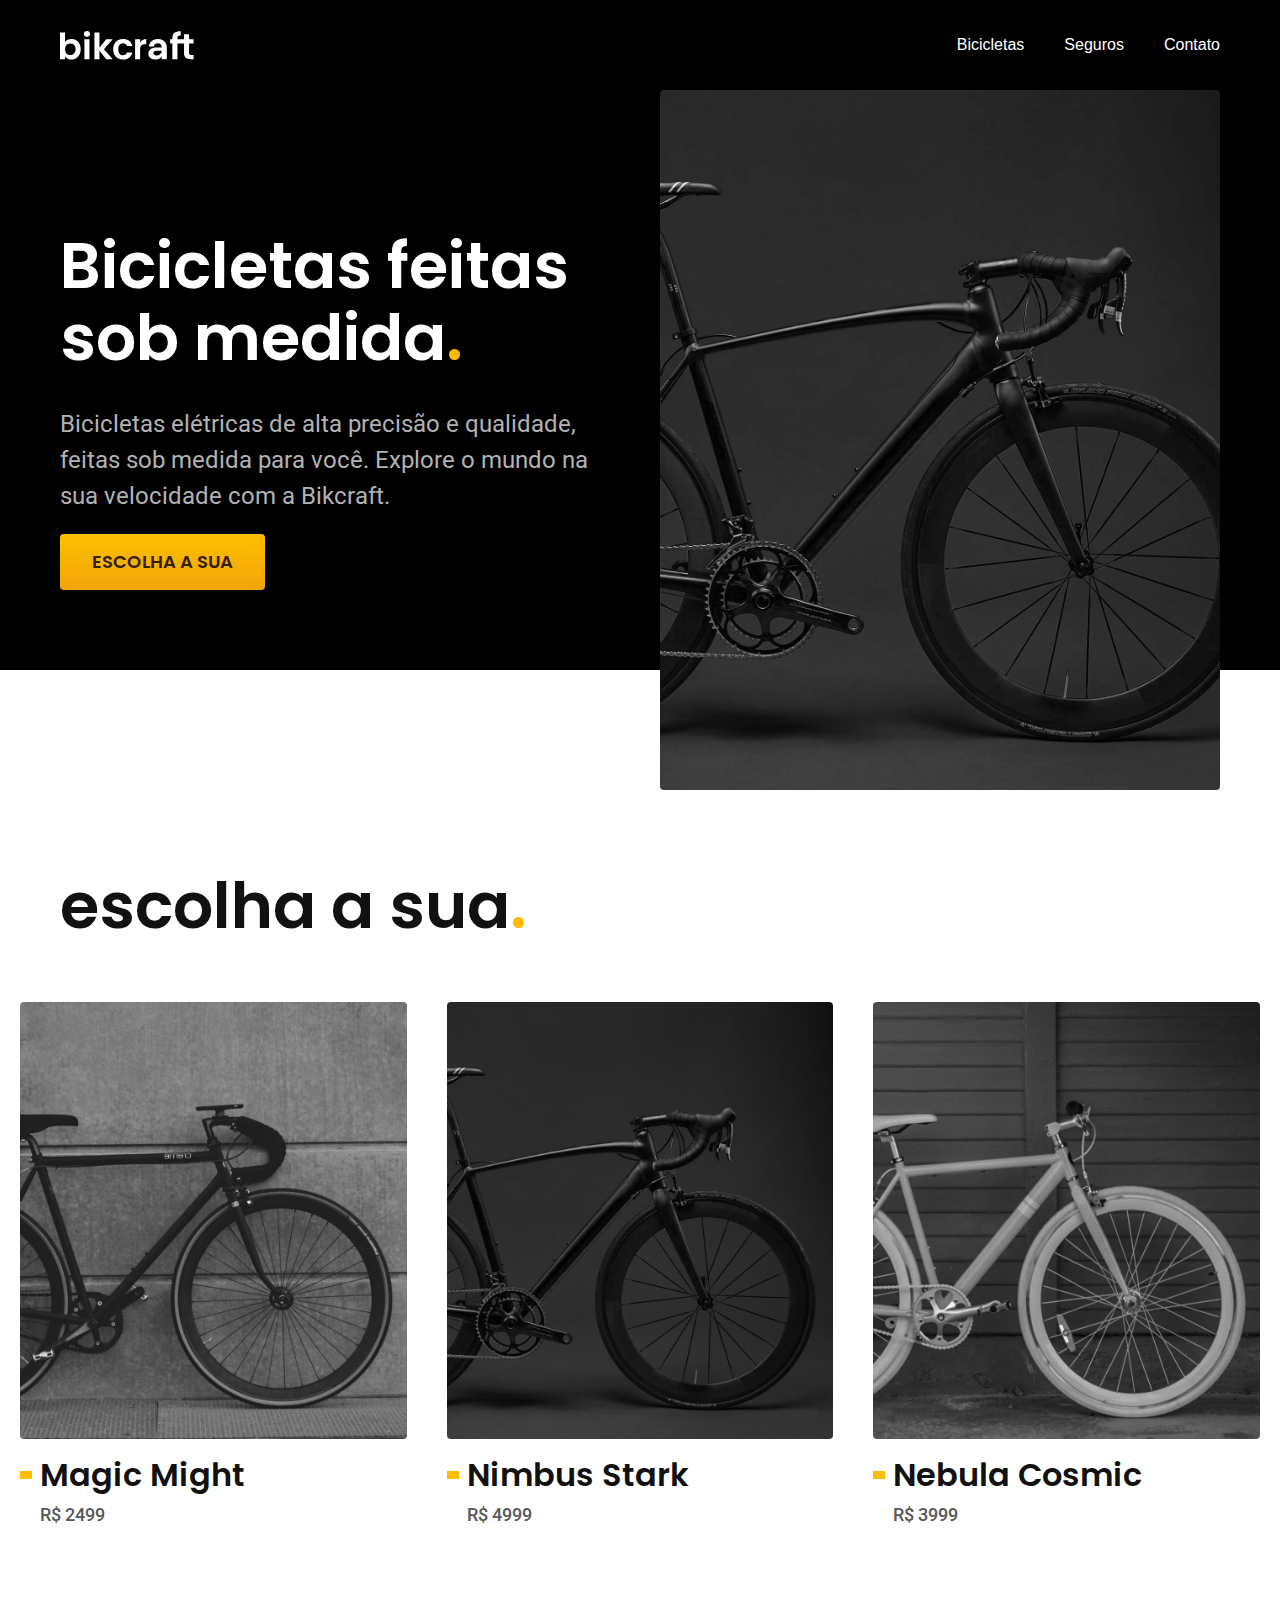
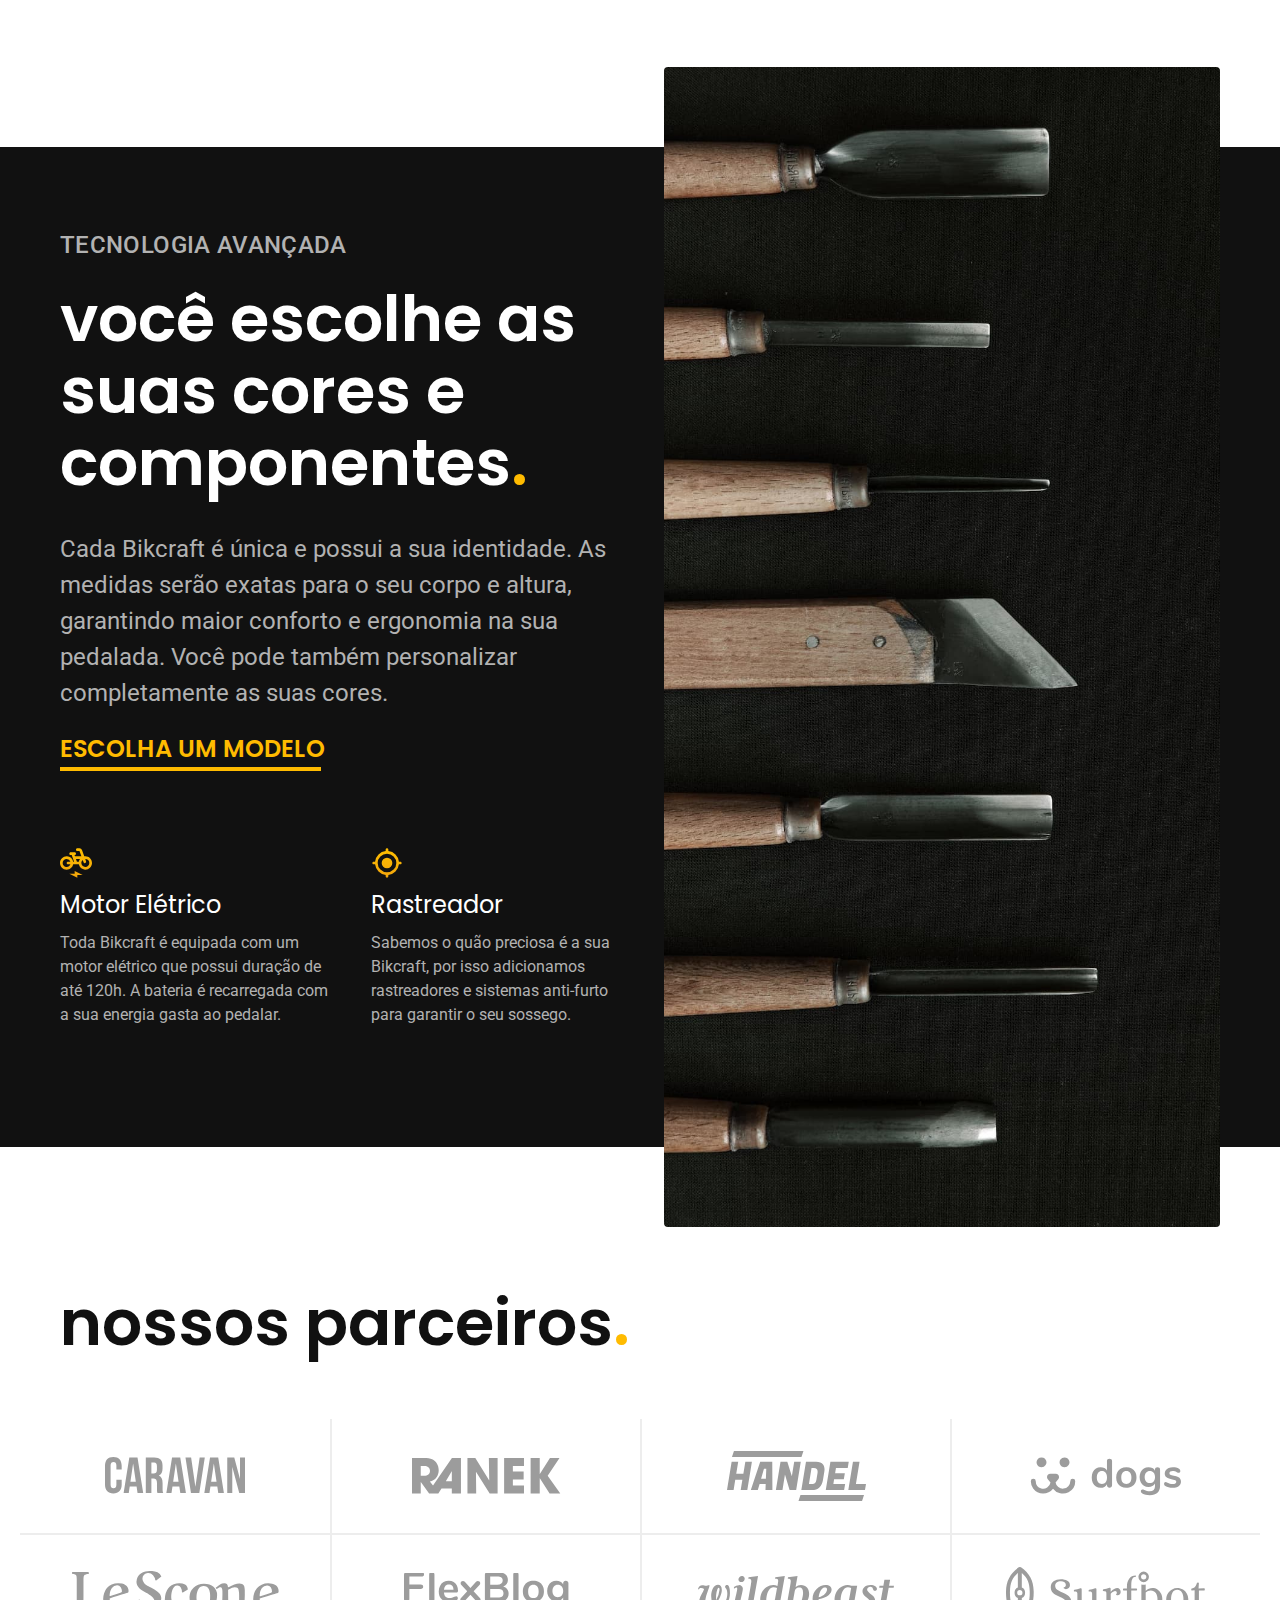
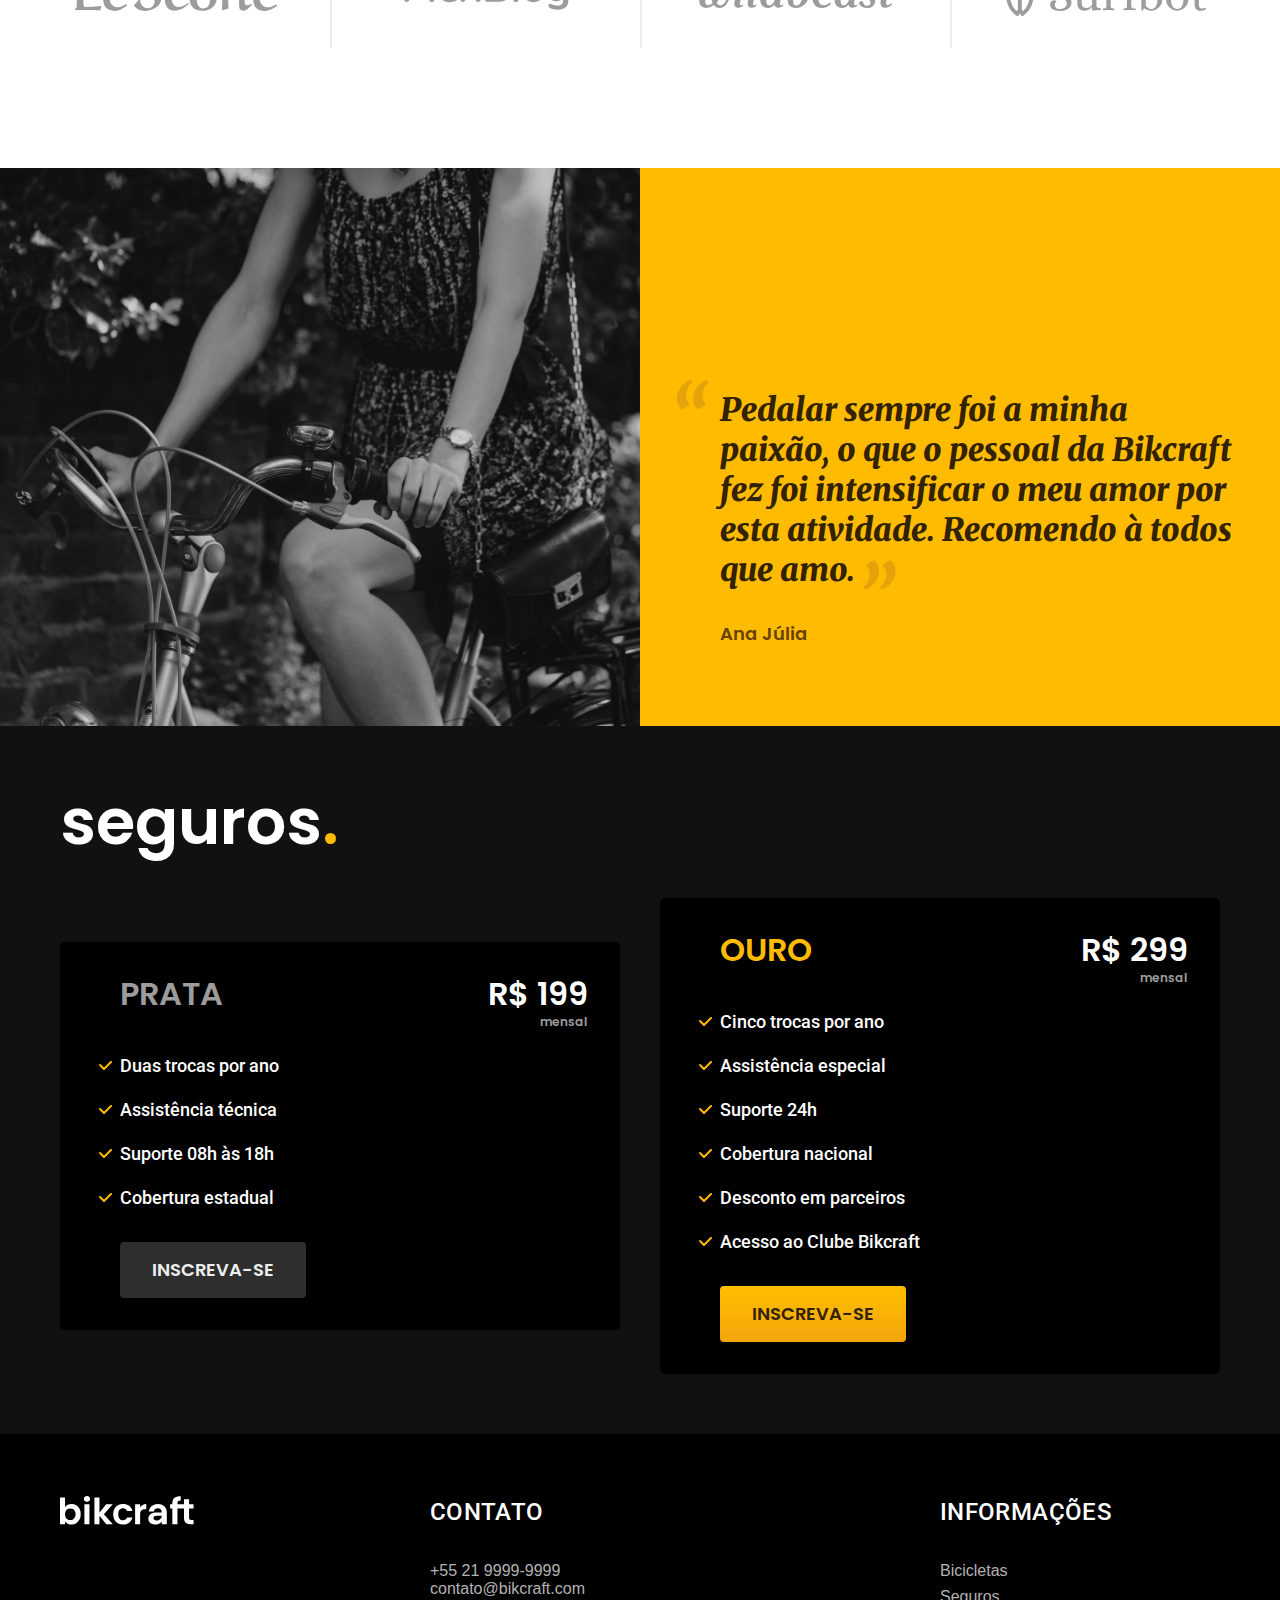
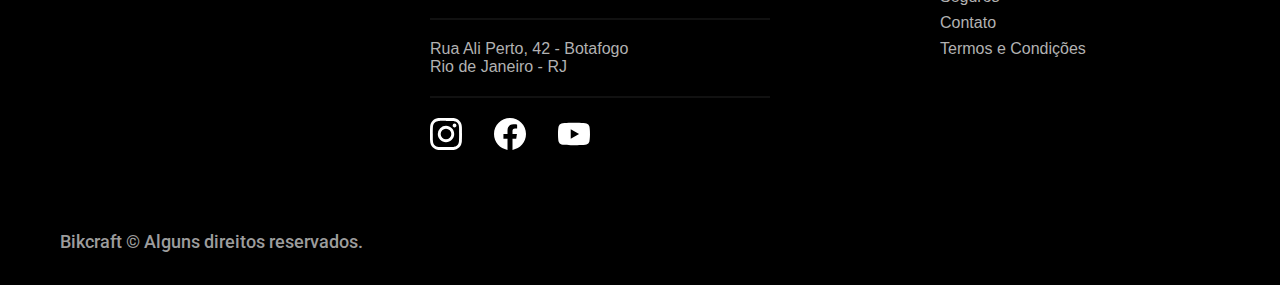
<file: index.html>
<!DOCTYPE html>

<html>

<head>
  <meta charset="UTF-8">
  <meta name="viewport" content="width=device-width, initial-scale=1.0">
  <title>Bikcraft - Bicicletas Elétricas</title>
  <meta name="descrition" content="Bicicletas elétricas de alta precisão e qualidade,  feitas sob medida para o cliente. Explore o mundo na sua velocidade com a Bikcraft.">
  <link rel="stylesheet" href="./css/style.css">

  <link rel="stylesheet" href="./css/style.css">

  <link rel="preconnect" href="https://fonts.googleapis.com">
  <link rel="preconnect" href="https://fonts.gstatic.com" crossorigin>
  <link href="https://fonts.googleapis.com/css2?family=Merriweather:ital,wght@1,900&family=Poppins:wght@400;600&family=Roboto:wght@500&display=swap" rel="stylesheet">
</head>

<body>
  <header class="header-bg">
    <div class="header">
      <a href="./">
        <img src="./img/bikcraft.svg" alt="Bikcraft">
      </a>

      <nav aria-label="primaria">
        <ul class="header-menu font-1-m cor-0">
          <li><a href="./bicicletas.html">Bicicletas</a></li>
          <li><a href="./seguros.html">Seguros</a></li>
          <li><a href="./contato.html">Contato</a></li>
        </ul>
      </nav>
    </div>
  </header>

  <main class="introducao-bg">
    <div class="introducao container">
      <div class="introducao-conteudo">
        <h1 class="font-1-xxl cor-0">Bicicletas feitas sob medida<span class="cor-p1">.</span></h1>
        <p class="font-2-l cor-5">Bicicletas elétricas de alta precisão e qualidade, feitas sob medida para você. Explore o mundo na sua velocidade com a Bikcraft.</p>
        <a class="botao" href="./bicicletas.html">Escolha a sua</a>
      </div>
      <div>
        <img src="./img/fotos/introducao.jpg" alt="Bicicleta elétrica preta.">
      </div>
    </div>
  </main>

  <article>
    <div class="container">
      <h2 class="font-1-xxl bicicletas-titulo">escolha a sua<span class="cor-p1">.</span></h2>
    </div>

    <ul class="lista-home">
      <li>
        <a href="./">
          <img src="./img/bicicletas/magic-home.jpg" alt="Bicicleta Magic Might">
          <h3 class="font-1-xl">Magic Might</h3>
          <span class="font-2-m cor-8">R$ 2499</span>
        </a>
      </li>
      <li>
        <a href="./">
          <img src="./img/bicicletas/nimbus-home.jpg" alt="Bicicleta Magic Might">
          <h3 class="font-1-xl">Nimbus Stark</h3>
          <span class="font-2-m cor-8">R$ 4999</span>
        </a>
      </li>
      <li>
        <a href="./">
          <img src="./img/bicicletas/nebula-home.jpg" alt="Bicicleta Magic Might">
          <h3 class="font-1-xl">Nebula Cosmic</h3>
          <span class="font-2-m cor-8">R$ 3999</span>
        </a>
      </li>
    </ul>
  </article>

  <article class="tecnologias-bg">
    <div class="tecnologias-div container">
      <div class="tecnologias-descricao">
        <h3 class="font-2-l-b cor-5">Tecnologia avançada</h3>
        <h2 class="font-1-xxl cor-0">você escolhe as suas cores e componentes<span class="cor-p1">.</span></h2>
        <p class="font-2-l cor-5">Cada Bikcraft é única e possui a sua identidade. As medidas serão exatas para o seu corpo e altura, garantindo maior conforto e ergonomia na sua pedalada. Você pode também personalizar completamente as suas cores.</p>
        <a href="./"><span class="tecnologias-descricao-span cor-p1">Escolha um modelo</span></a>

        <div>
          <ul class="tecnologias-detalhes">
            <li>
              <img src="./img/icones/eletrica.svg" alt="">
              <h4 class="font-1-s cor-0">Motor Elétrico</h4>
              <p class="font-2-s cor-5">Toda Bikcraft é equipada com um motor elétrico que possui duração de até 120h. A bateria é recarregada com a sua energia gasta ao pedalar.</p>
            </li>
            <li>
              <img src="./img/icones/rastreador.svg" alt="">
              <h4 class="font-1-s cor-0">Rastreador</h4>
              <p class="font-2-s cor-5">Sabemos o quão preciosa é a sua Bikcraft, por isso adicionamos rastreadores e sistemas anti-furto para garantir o seu sossego.</p>
            </li>
          </ul>
        </div>
      </div>

      <div class="tecnologias-imagem">
        <img src="./img/fotos/tecnologia.jpg" alt="Ferramentas de customização">
      </div>
    </div>
  </article>

  <section class="parceiros" aria-label="Nossos Parceiros">
    <h2 class="container font-1-xxl">nossos parceiros<span class="cor-p1">.</span></h2>

    <ul>
      <li><img src="./img/parceiros/caravan.svg" alt="caravan"></li>
      <li><img src="./img/parceiros/ranek.svg" alt="ranek"></li>
      <li><img src="./img/parceiros/handel.svg" alt="handel"></li>
      <li><img src="./img/parceiros/dogs.svg" alt="dogs"></li>
      <li><img src="./img/parceiros/lescone.svg" alt="lescone"></li>
      <li><img src="./img/parceiros/flexblog.svg" alt="flexblog"></li>
      <li><img src="./img/parceiros/wildbeast.svg" alt="wildbeast"></li>
      <li><img src="./img/parceiros/surfbot.svg" alt="surfbot"></li>
    </ul>
  </section>

  <section class="depoimento" aria-label="Depoimento">
    <div>
      <img src="./img/fotos/depoimento.jpg" alt="Pessoa pedalando uma bicicleta Bikcraft">
    </div>
    <div class="depoimento-conteudo">
      <blockquote class="font-1-xl cor-p5">
        <p>Pedalar sempre foi a minha paixão, o que o pessoal da Bikcraft fez foi intensificar o meu amor por esta atividade. Recomendo à todos que amo.</p>
      </blockquote>
      <span class="font-1-mb cor-p4">Ana Júlia</span>
    </div>
  </section>

  <article class="seguros-bg">
    <div class="seguros container">
      <h2 class="font-1-xxl cor-0">seguros<span class="cor-p1">.</span></h2>
      <div class="seguros-item">
        <h3 class="font-1-xl cor-6">PRATA</h3>
        <span class="font-1-xl cor-0">R$ 199 <span class="font-1-xs cor-6">mensal</span></span>
        <ul class="font-2-m cor-0">
          <li>Duas trocas por ano</li>
          <li>Assistência técnica</li>
          <li>Suporte 08h às 18h</li>
          <li>Cobertura estadual</li>
        </ul>
        <a class="botao secundario" href="./orcamento.html">Inscreva-se</a>
      </div>

      <div class="seguros-item">
        <h3 class="font-1-xl cor-p1">OURO</h3>
        <span class="font-1-xl cor-0">R$ 299 <span class="font-1-xs cor-6">mensal</span></span>
        <ul class="font-2-m cor-0">
          <li>Cinco trocas por ano</li>
          <li>Assistência especial</li>
          <li>Suporte 24h</li>
          <li>Cobertura nacional</li>
          <li>Desconto em parceiros</li>
          <li>Acesso ao Clube Bikcraft</li>
        </ul>
        <a class="botao" href="./orcamento.html">Inscreva-se</a>
      </div>
    </div>
  </article>

  <footer class="footer-bg">
    <div class="footer container">
      <div class="footer-logo">
        <a href="./"><img src="./img/bikcraft.svg" alt="Bikcraft"></a>
      </div>

      <div class="footer-contato">
        <h3 class="font-2-l-b  cor-0">CONTATO</h3>

        <ul class="font-1-m cor-5">
          <li><a href="tel:+5521999999999">+55 21 9999-9999</a></li>
          <li><a href="mailto:contato@bikcraft.com">contato@bikcraft.com</a></li>
          <li>Rua Ali Perto, 42 - Botafogo</li>
          <li><a href="./">Rio de Janeiro - RJ</a></li>
        </ul>

        <div class="footer-redes">
          <a href="./"><img src="./img/redes/instagram.svg" alt="Instagram"></a>
          <a href="./"><img src="./img/redes/facebook.svg" alt="Facebook"></a>
          <a href="./"><img src="./img/redes/youtube.svg" alt="Youtube"></a>
        </div>
      </div>

      <div class="footer-informacoes">
        <h3 class="font-2-l-b cor-0">INFORMAÇÕES</h3>
        <ul class="font-1-m cor-5">
          <li><a href="./bicicletas.html">Bicicletas</a></li>
          <li><a href="./seguros.html">Seguros</a></li>
          <li><a href="./">Contato</a></li>
          <li><a href="./termos.html">Termos e Condições</a></li>
        </ul>
      </div>

      <p class="footer-copyrigth font-2-m cor-6">Bikcraft © Alguns direitos reservados.</p>
    </div>
  </footer>
</body>

</html>
</file>
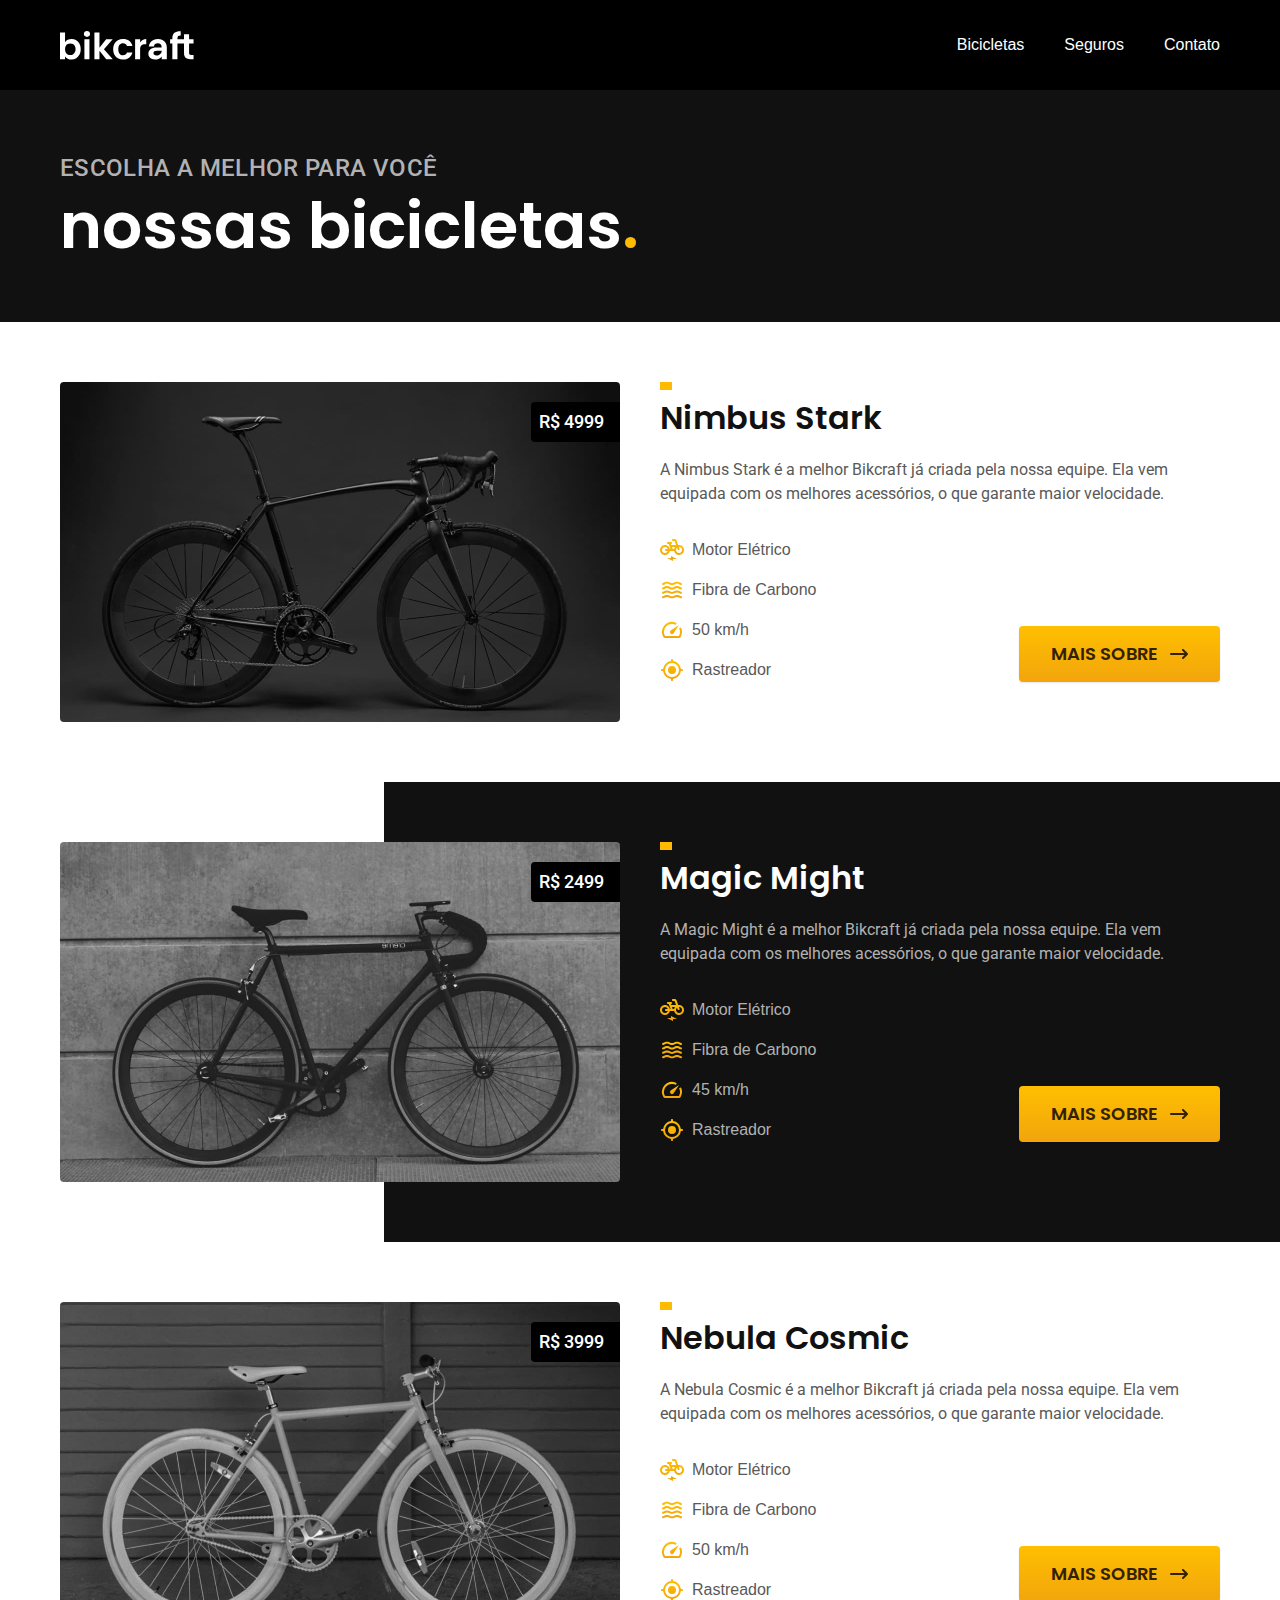
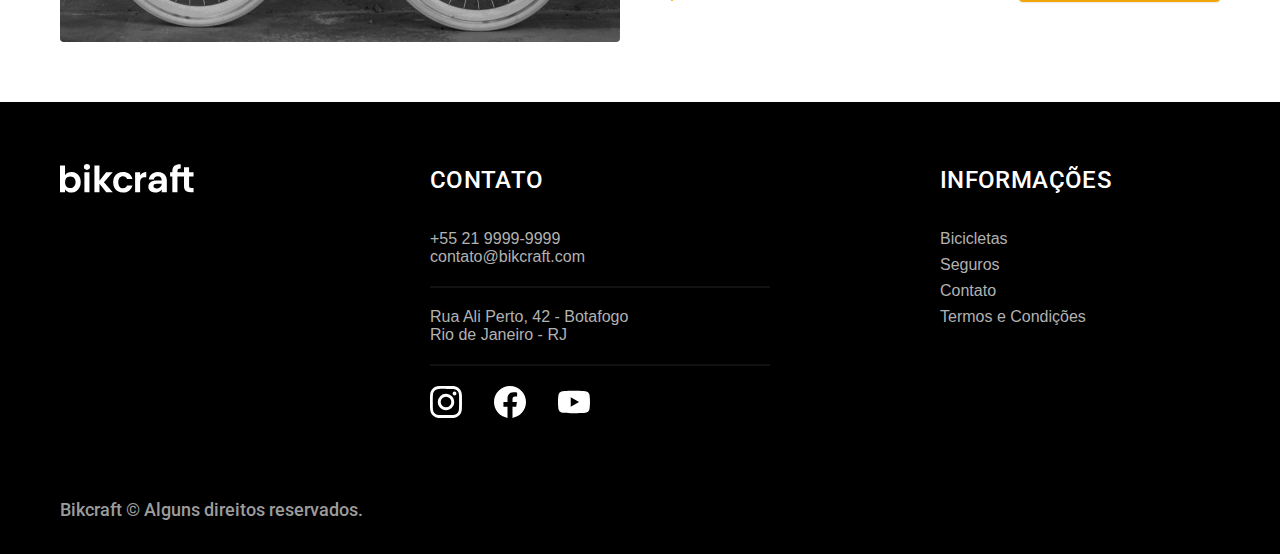
<file: bicicletas.html>
<!DOCTYPE html>

<html>

<head>
  <meta charset="UTF-8">
  <meta name="viewport" content="width=device-width, initial-scale=1.0">
  <title>Bicicletas | Bikcraft</title>
  <meta name="descrition" content="Nossas Bicicletas">
  <link rel="stylesheet" href="./css/style.css">

  <link rel="stylesheet" href="./css/style.css">

  <link rel="preconnect" href="https://fonts.googleapis.com">
  <link rel="preconnect" href="https://fonts.gstatic.com" crossorigin>
  <link href="https://fonts.googleapis.com/css2?family=Merriweather:ital,wght@1,900&family=Poppins:wght@400;600&family=Roboto:wght@500&display=swap" rel="stylesheet">
</head>

<body>
  <header class="header-bg">
    <div class="header">
      <a href="./">
        <img src="./img/bikcraft.svg" alt="Bikcraft">
      </a>

      <nav aria-label="primaria">
        <ul class="header-menu font-1-m cor-0">
          <li><a href="./bicicletas.html">Bicicletas</a></li>
          <li><a href="./seguros.html">Seguros</a></li>
          <li><a href="./contato.html">Contato</a></li>
        </ul>
      </nav>
    </div>
  </header>

  <main>
    <div class="titulo-bg">
      <div class="titulo container">
        <p class="font-2-l-b cor-5">Escolha a melhor para você</p>
        <h1 class="font-1-xxl cor-0">nossas bicicletas<span class="cor-p1">.</span></h1>
      </div>
    </div>

    <div class="bicicletas container">
      <div class="bicicletas-imagem">
        <img src="./img/bicicletas/nimbus.jpg" alt="Bicicleta preta">
        <span class="font-2-m cor-0">R$ 4999</span>
      </div>
      <div class="bicicletas-conteudo">
        <h2 class="font-1-xl">Nimbus Stark</h2>
        <p class="font-2-s cor-8">A Nimbus Stark é a melhor Bikcraft já criada pela nossa equipe. Ela vem equipada com os melhores acessórios, o que garante maior velocidade.</p>
        <ul class="font-1-m cor-8">
          <li>
            <img src="./img/icones/eletrica.svg" alt="">
            Motor Elétrico
          </li>
          <li>
            <img src="./img/icones/carbono.svg" alt="">
            Fibra de Carbono
          </li>
          <li>
            <img src="./img/icones/velocidade.svg" alt="">
            50 km/h
          </li>
          <li>
            <img src="./img/icones/rastreador.svg" alt="">
            Rastreador
          </li>
        </ul>
        <a class="botao seta" href="./bicicletas/nimbus.html">Mais Sobre</a>
      </div>
    </div>

    <div class="bicicletas-bg">
      <div class="bicicletas container">
        <div class="bicicletas-imagem">
          <img src="./img/bicicletas/magic.jpg" alt="Bicicleta preta">
          <span class="font-2-m cor-0">R$ 2499</span>
        </div>
        <div class="bicicletas-conteudo">
          <h2 class="font-1-xl cor-0">Magic Might</h2>
          <p class="font-2-s cor-5">A Magic Might é a melhor Bikcraft já criada pela nossa equipe. Ela vem equipada com os melhores acessórios, o que garante maior velocidade.</p>
          <ul class="font-1-m cor-5">
            <li>
              <img src="./img/icones/eletrica.svg" alt="">
              Motor Elétrico
            </li>
            <li>
              <img src="./img/icones/carbono.svg" alt="">
              Fibra de Carbono
            </li>
            <li>
              <img src="./img/icones/velocidade.svg" alt="">
              45 km/h
            </li>
            <li>
              <img src="./img/icones/rastreador.svg" alt="">
              Rastreador
            </li>
          </ul>
          <a class="botao seta" href="./bicicletas/magic.html">Mais Sobre</a>
        </div>
      </div>
    </div>

    <div class="bicicletas container">
      <div class="bicicletas-imagem">
        <img src="./img/bicicletas/nebula.jpg" alt="Bicicleta preta">
        <span class="font-2-m cor-0">R$ 3999</span>
      </div>
      <div class="bicicletas-conteudo">
        <h2 class="font-1-xl">Nebula Cosmic</h2>
        <p class="font-2-s cor-8">A Nebula Cosmic é a melhor Bikcraft já criada pela nossa equipe. Ela vem equipada com os melhores acessórios, o que garante maior velocidade.</p>
        <ul class="font-1-m cor-8">
          <li>
            <img src="./img/icones/eletrica.svg" alt="">
            Motor Elétrico
          </li>
          <li>
            <img src="./img/icones/carbono.svg" alt="">
            Fibra de Carbono
          </li>
          <li>
            <img src="./img/icones/velocidade.svg" alt="">
            50 km/h
          </li>
          <li>
            <img src="./img/icones/rastreador.svg" alt="">
            Rastreador
          </li>
        </ul>
        <a class="botao seta" href="./bicicletas/nebula.html">Mais Sobre</a>
      </div>
    </div>

  </main>

  <footer class="footer-bg">
    <div class="footer container">
      <div class="footer-logo">
        <a href="./"><img src="./img/bikcraft.svg" alt="Bikcraft"></a>
      </div>

      <div class="footer-contato">
        <h3 class="font-2-l-b  cor-0">CONTATO</h3>

        <ul class="font-1-m cor-5">
          <li><a href="tel:+5521999999999">+55 21 9999-9999</a></li>
          <li><a href="mailto:contato@bikcraft.com">contato@bikcraft.com</a></li>
          <li>Rua Ali Perto, 42 - Botafogo</li>
          <li><a href="./">Rio de Janeiro - RJ</a></li>
        </ul>

        <div class="footer-redes">
          <a href="./"><img src="./img/redes/instagram.svg" alt="Instagram"></a>
          <a href="./"><img src="./img/redes/facebook.svg" alt="Facebook"></a>
          <a href="./"><img src="./img/redes/youtube.svg" alt="Youtube"></a>
        </div>
      </div>

      <div class="footer-informacoes">
        <h3 class="font-2-l-b cor-0">INFORMAÇÕES</h3>
        <ul class="font-1-m cor-5">
          <li><a href="./bicicletas.html">Bicicletas</a></li>
          <li><a href="./seguros.html">Seguros</a></li>
          <li><a href="./">Contato</a></li>
          <li><a href="./termos.html">Termos e Condições</a></li>
        </ul>
      </div>

      <p class="footer-copyrigth font-2-m cor-6">Bikcraft © Alguns direitos reservados.</p>
    </div>
  </footer>
</body>

</html>
</file>
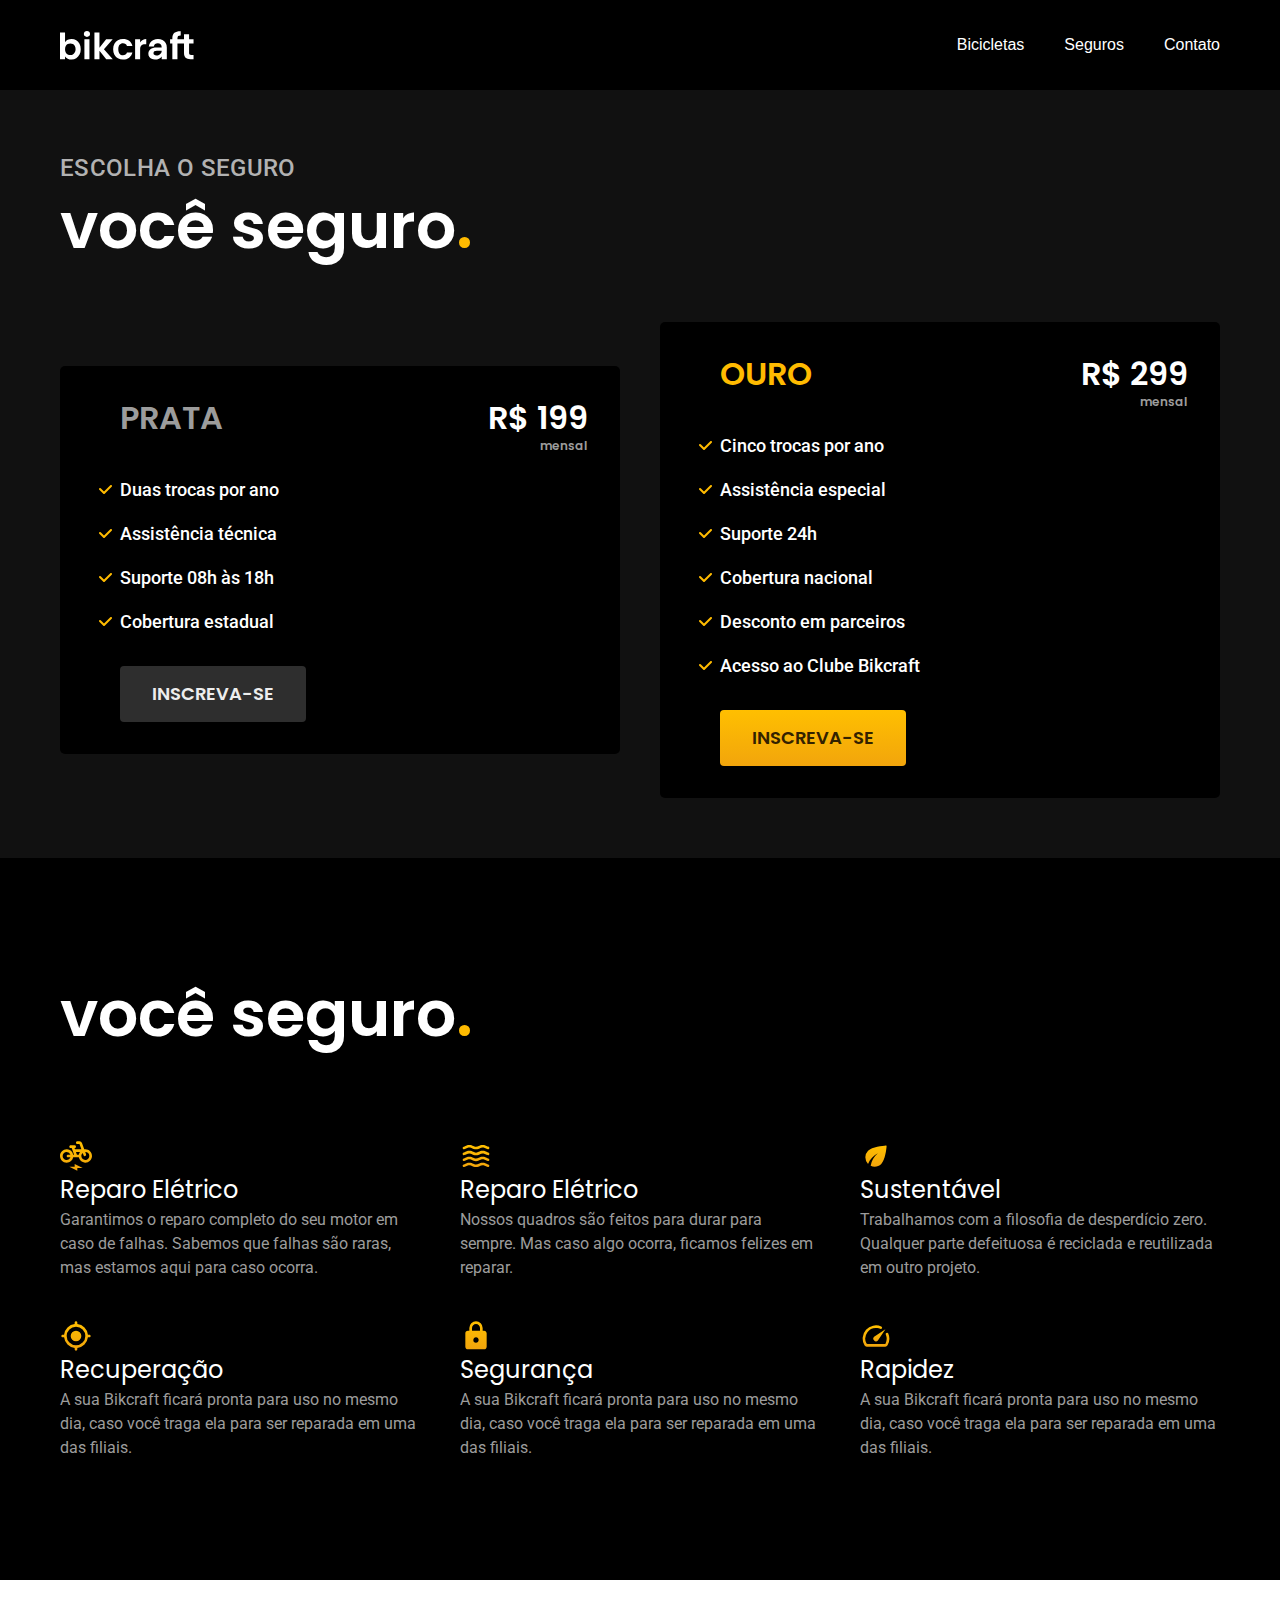
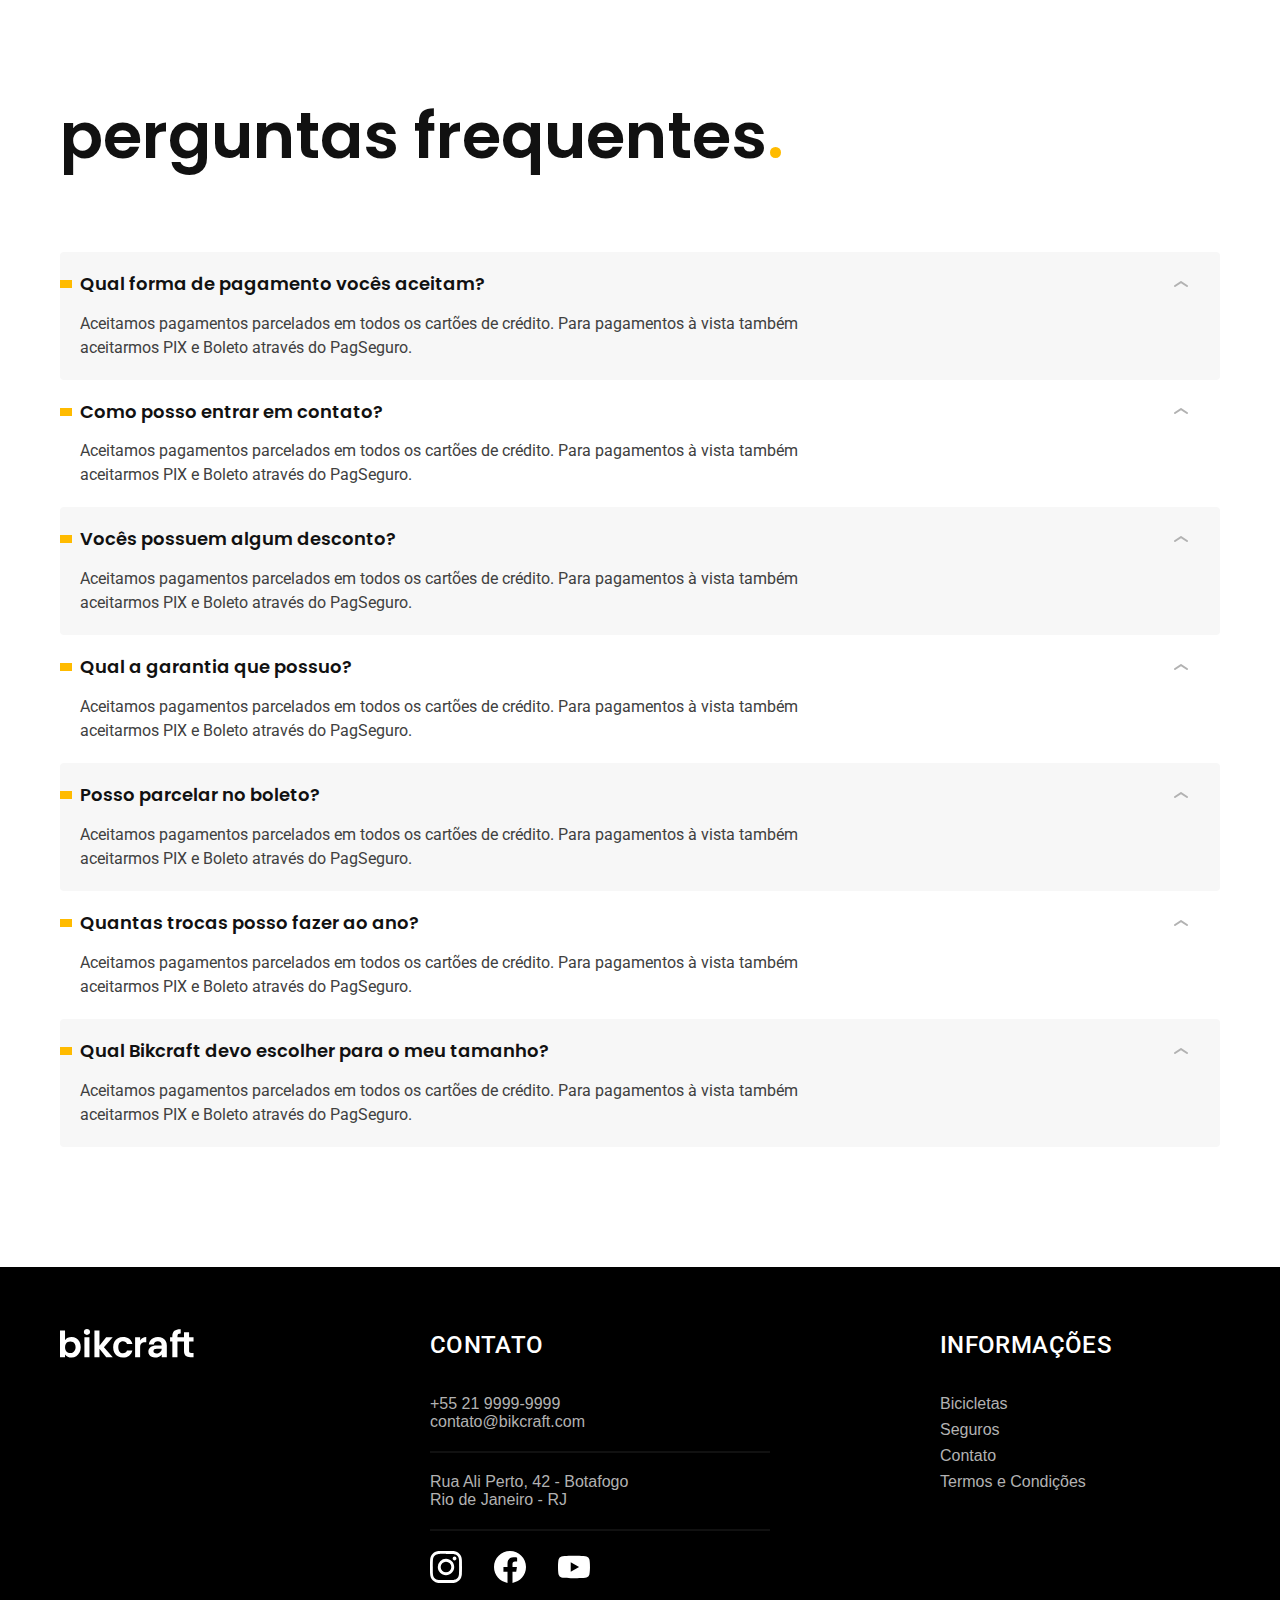
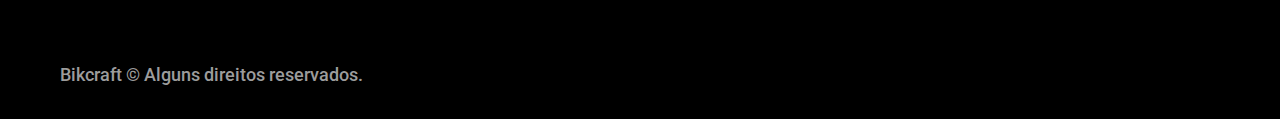
<file: seguros.html>
<!DOCTYPE html>

<html>

<head>
  <meta charset="UTF-8">
  <meta name="viewport" content="width=device-width, initial-scale=1.0">
  <title>Seguros | Bikcraft</title>
  <meta name="descrition" content="Seguros">
  <link rel="stylesheet" href="./css/style.css">

  <link rel="stylesheet" href="./css/style.css">

  <link rel="preconnect" href="https://fonts.googleapis.com">
  <link rel="preconnect" href="https://fonts.gstatic.com" crossorigin>
  <link href="https://fonts.googleapis.com/css2?family=Merriweather:ital,wght@1,900&family=Poppins:wght@400;600&family=Roboto:wght@500&display=swap" rel="stylesheet">
</head>

<body id="seguros">
  <header class="header-bg">
    <div class="header">
      <a href="./">
        <img src="./img/bikcraft.svg" alt="Bikcraft">
      </a>

      <nav aria-label="primaria">
        <ul class="header-menu font-1-m cor-0">
          <li><a href="./bicicletas.html">Bicicletas</a></li>
          <li><a href="./seguros.html">Seguros</a></li>
          <li><a href="./contato.html">Contato</a></li>
        </ul>
      </nav>
    </div>
  </header>

  <main class="seguros-bg">
    <div class="titulo-bg">
      <div class="titulo container">
        <p class="font-2-l-b cor-5">Escolha o seguro</p>
        <h1 class="font-1-xxl cor-0">você seguro<span class="cor-p1">.</span></h1>
      </div>
    </div>

    <div class="seguros container">
      <div class="seguros-item">
        <h3 class="font-1-xl cor-6">PRATA</h3>
        <span class="font-1-xl cor-0">R$ 199 <span class="font-1-xs cor-6">mensal</span></span>
        <ul class="font-2-m cor-0">
          <li>Duas trocas por ano</li>
          <li>Assistência técnica</li>
          <li>Suporte 08h às 18h</li>
          <li>Cobertura estadual</li>
        </ul>
        <a class="botao secundario" href="./orcamento.html">Inscreva-se</a>
      </div>

      <div class="seguros-item">
        <h3 class="font-1-xl cor-p1">OURO</h3>
        <span class="font-1-xl cor-0">R$ 299 <span class="font-1-xs cor-6">mensal</span></span>
        <ul class="font-2-m cor-0">
          <li>Cinco trocas por ano</li>
          <li>Assistência especial</li>
          <li>Suporte 24h</li>
          <li>Cobertura nacional</li>
          <li>Desconto em parceiros</li>
          <li>Acesso ao Clube Bikcraft</li>
        </ul>
        <a class="botao" href="./orcamento.html">Inscreva-se</a>
      </div>
    </div>
  </main>

  <article>
    <div class="vantagens-bg">
      <div class="titulo container">
        <h2 class="font-1-xxl cor-0">você seguro<span class="cor-p1">.</span></h2>
      </div>

      <ul class="vantagens-conteudo container">
        <li>
          <img src="/img/icones/eletrica.svg" alt="">
          <h3 class="font-1-l cor-0">Reparo Elétrico</h3>
          <p class="font-2-s cor-6">Garantimos o reparo completo do seu motor em caso de falhas. Sabemos que falhas são raras, mas estamos aqui para caso ocorra.</p>
        </li>
        <li>
          <img src="/img/icones/carbono.svg" alt="">
          <h3 class="font-1-l cor-0">Reparo Elétrico</h3>
          <p class="font-2-s cor-6">Nossos quadros são feitos para durar para sempre. Mas caso algo ocorra, ficamos felizes em reparar.</p>
        </li>
        <li>
          <img src="/img/icones/sustentavel.svg" alt="">
          <h3 class="font-1-l cor-0">Sustentável</h3>
          <p class="font-2-s cor-6">Trabalhamos com a filosofia de desperdício zero. Qualquer parte defeituosa é reciclada e reutilizada em outro projeto.</p>
        </li>
        <li>
          <img src="/img/icones/rastreador.svg" alt="">
          <h3 class="font-1-l cor-0">Recuperação</h3>
          <p class="font-2-s cor-6">A sua Bikcraft ficará pronta para uso no mesmo dia, caso você traga ela para ser reparada em uma das filiais.</p>
        </li>
        <li>
          <img src="/img/icones/seguro.svg" alt="">
          <h3 class="font-1-l cor-0">Segurança</h3>
          <p class="font-2-s cor-6">A sua Bikcraft ficará pronta para uso no mesmo dia, caso você traga ela para ser reparada em uma das filiais.</p>
        </li>
        <li>
          <img src="/img/icones/velocidade.svg" alt="">
          <h3 class="font-1-l cor-0">Rapidez</h3>
          <p class="font-2-s cor-6">A sua Bikcraft ficará pronta para uso no mesmo dia, caso você traga ela para ser reparada em uma das filiais.</p>
        </li>
      </ul>
    </div>
  </article>

  <section>
    <div class="perguntas-bg">
      <div class="titulo container">
        <h2 class="font-1-xxl cor-11">perguntas frequentes<span class="cor-p1">.</span></h2>
      </div>

      <ul class="perguntas-lista container">
        <li>
          <h3 class="font-1-mb cor-11">Qual forma de pagamento vocês aceitam?</h3>
          <span><img src="/img/icones/seta-abrir.svg" alt=""></span>
          <p class="font-2-s cor-9">Aceitamos pagamentos parcelados em todos os cartões de crédito. Para pagamentos à vista também aceitarmos PIX e Boleto através do PagSeguro.</p>
        </li>
        <li>
          <h3 class="font-1-mb cor-11">Como posso entrar em contato?</h3>
          <span><img src="/img/icones/seta-abrir.svg" alt=""></span>
          <p class="font-2-s cor-9">Aceitamos pagamentos parcelados em todos os cartões de crédito. Para pagamentos à vista também aceitarmos PIX e Boleto através do PagSeguro.</p>
        </li>
        <li>
          <h3 class="font-1-mb cor-11">Vocês possuem algum desconto?</h3>
          <span><img src="/img/icones/seta-abrir.svg" alt=""></span>
          <p class="font-2-s cor-9">Aceitamos pagamentos parcelados em todos os cartões de crédito. Para pagamentos à vista também aceitarmos PIX e Boleto através do PagSeguro.</p>
        </li>
        <li>
          <h3 class="font-1-mb cor-11">Qual a garantia que possuo?</h3>
          <span><img src="/img/icones/seta-abrir.svg" alt=""></span>
          <p class="font-2-s cor-9">Aceitamos pagamentos parcelados em todos os cartões de crédito. Para pagamentos à vista também aceitarmos PIX e Boleto através do PagSeguro.</p>
        </li>
        <li>
          <h3 class="font-1-mb cor-11">Posso parcelar no boleto?</h3>
          <span><img src="/img/icones/seta-abrir.svg" alt=""></span>
          <p class="font-2-s cor-9">Aceitamos pagamentos parcelados em todos os cartões de crédito. Para pagamentos à vista também aceitarmos PIX e Boleto através do PagSeguro.</p>
        </li>
        <li>
          <h3 class="font-1-mb cor-11">Quantas trocas posso fazer ao ano?</h3>
          <span><img src="/img/icones/seta-abrir.svg" alt=""></span>
          <p class="font-2-s cor-9">Aceitamos pagamentos parcelados em todos os cartões de crédito. Para pagamentos à vista também aceitarmos PIX e Boleto através do PagSeguro.</p>
        </li>
        <li>
          <h3 class="font-1-mb cor-11">Qual Bikcraft devo escolher para o meu tamanho?</h3>
          <span><img src="/img/icones/seta-abrir.svg" alt=""></span>
          <p class="font-2-s cor-9">Aceitamos pagamentos parcelados em todos os cartões de crédito. Para pagamentos à vista também aceitarmos PIX e Boleto através do PagSeguro.</p>
        </li>
      </ul>
    </div>
  </section>

  <footer class="footer-bg">
    <div class="footer container">
      <div class="footer-logo">
        <a href="./"><img src="./img/bikcraft.svg" alt="Bikcraft"></a>
      </div>

      <div class="footer-contato">
        <h3 class="font-2-l-b  cor-0">CONTATO</h3>

        <ul class="font-1-m cor-5">
          <li><a href="tel:+5521999999999">+55 21 9999-9999</a></li>
          <li><a href="mailto:contato@bikcraft.com">contato@bikcraft.com</a></li>
          <li>Rua Ali Perto, 42 - Botafogo</li>
          <li><a href="./">Rio de Janeiro - RJ</a></li>
        </ul>

        <div class="footer-redes">
          <a href="./"><img src="./img/redes/instagram.svg" alt="Instagram"></a>
          <a href="./"><img src="./img/redes/facebook.svg" alt="Facebook"></a>
          <a href="./"><img src="./img/redes/youtube.svg" alt="Youtube"></a>
        </div>
      </div>

      <div class="footer-informacoes">
        <h3 class="font-2-l-b cor-0">INFORMAÇÕES</h3>
        <ul class="font-1-m cor-5">
          <li><a href="./bicicletas.html">Bicicletas</a></li>
          <li><a href="./seguros.html">Seguros</a></li>
          <li><a href="./">Contato</a></li>
          <li><a href="./termos.html">Termos e Condições</a></li>
        </ul>
      </div>

      <p class="footer-copyrigth font-2-m cor-6">Bikcraft © Alguns direitos reservados.</p>
    </div>
  </footer>
</body>

</html>
</file>
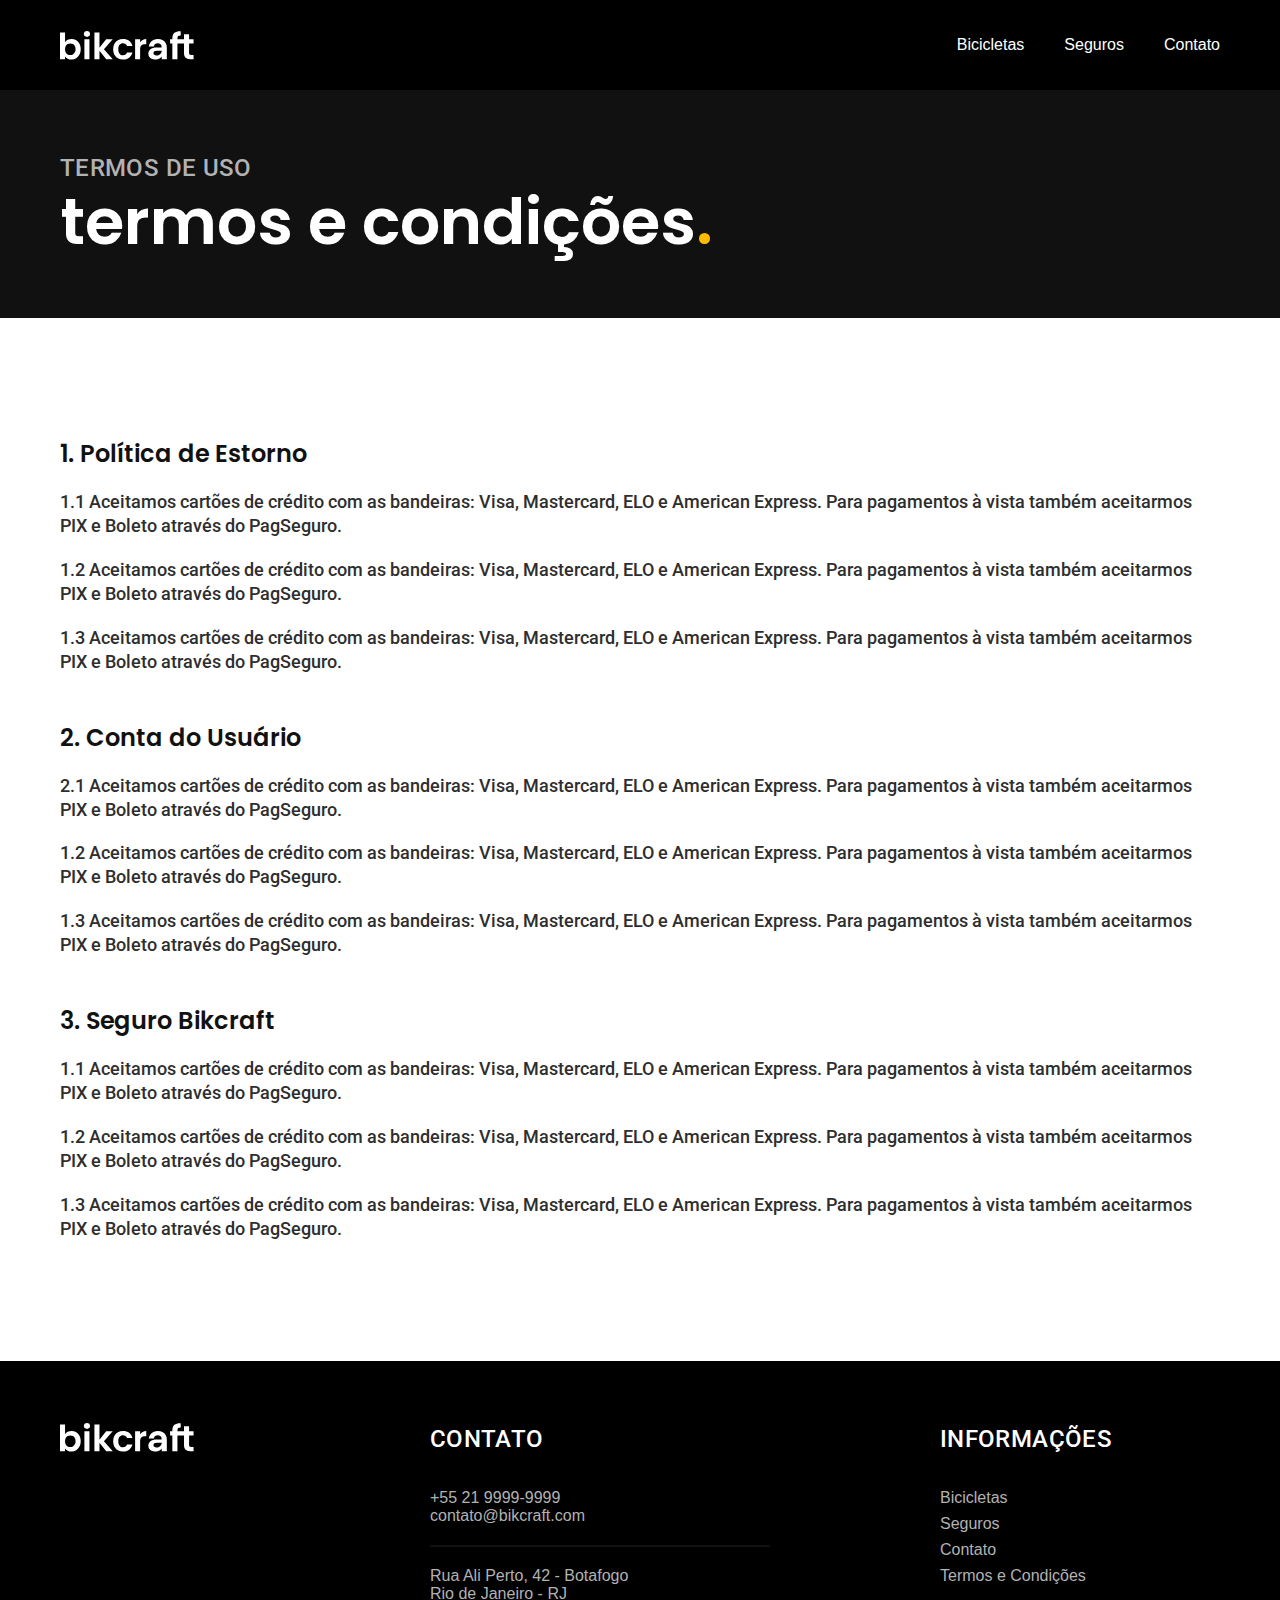
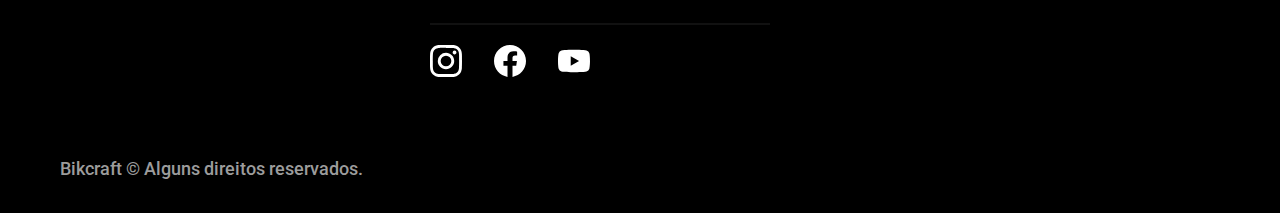
<file: termos.html>
<!DOCTYPE html>

<html>

<head>
  <meta charset="UTF-8">
  <meta name="viewport" content="width=device-width, initial-scale=1.0">
  <title>Termos e Condições | Bikcraft</title>
  <meta name="descrition" content="Termos e Condições.">
  <link rel="stylesheet" href="./css/style.css">

  <link rel="stylesheet" href="./css/style.css">

  <link rel="preconnect" href="https://fonts.googleapis.com">
  <link rel="preconnect" href="https://fonts.gstatic.com" crossorigin>
  <link href="https://fonts.googleapis.com/css2?family=Merriweather:ital,wght@1,900&family=Poppins:wght@400;600&family=Roboto:wght@500&display=swap" rel="stylesheet">
</head>

<body>
  <header class="header-bg">
    <div class="header">
      <a href="./">
        <img src="./img/bikcraft.svg" alt="Bikcraft">
      </a>

      <nav aria-label="primaria">
        <ul class="header-menu font-1-m cor-0">
          <li><a href="./bicicletas.html">Bicicletas</a></li>
          <li><a href="./seguros.html">Seguros</a></li>
          <li><a href="./contato.html">Contato</a></li>
        </ul>
      </nav>
    </div>
  </header>

  <main>
    <div class="termos-bg">
      <div class="termos-titulo container">
        <p class="font-2-l-b cor-5">termos de uso</p>
        <h2 class="font-1-xxl cor-0">termos e condições<span class="cor-p1">.</span></h2>
      </div>
    </div>
  
    <div class="termos-conteudo container">
      <ul class="termos-lista font-2-m cor-10">
        <h3 class="cor-11">1. Política de Estorno</h3>
        <li>1.1 Aceitamos cartões de crédito com as bandeiras: Visa, Mastercard, ELO e American Express. Para pagamentos à vista também aceitarmos PIX e Boleto através do PagSeguro.</li>
        <li>1.2 Aceitamos cartões de crédito com as bandeiras: Visa, Mastercard, ELO e American Express. Para pagamentos à vista também aceitarmos PIX e Boleto através do PagSeguro.</li>
        <li>1.3 Aceitamos cartões de crédito com as bandeiras: Visa, Mastercard, ELO e American Express. Para pagamentos à vista também aceitarmos PIX e Boleto através do PagSeguro.</li>
      </ul>

      <ul class="termos-lista font-2-m cor-10">
        <h3 class="cor-11">2. Conta do Usuário</h3>
        <li>2.1 Aceitamos cartões de crédito com as bandeiras: Visa, Mastercard, ELO e American Express. Para pagamentos à vista também aceitarmos PIX e Boleto através do PagSeguro.</li>
        <li>1.2 Aceitamos cartões de crédito com as bandeiras: Visa, Mastercard, ELO e American Express. Para pagamentos à vista também aceitarmos PIX e Boleto através do PagSeguro.</li>
        <li>1.3 Aceitamos cartões de crédito com as bandeiras: Visa, Mastercard, ELO e American Express. Para pagamentos à vista também aceitarmos PIX e Boleto através do PagSeguro.</li>
      </ul>

      <ul class="termos-lista font-2-m cor-10">
        <h3 class="cor-11">3. Seguro Bikcraft</h3>
        <li>1.1 Aceitamos cartões de crédito com as bandeiras: Visa, Mastercard, ELO e American Express. Para pagamentos à vista também aceitarmos PIX e Boleto através do PagSeguro.</li>
        <li>1.2 Aceitamos cartões de crédito com as bandeiras: Visa, Mastercard, ELO e American Express. Para pagamentos à vista também aceitarmos PIX e Boleto através do PagSeguro.</li>
        <li>1.3 Aceitamos cartões de crédito com as bandeiras: Visa, Mastercard, ELO e American Express. Para pagamentos à vista também aceitarmos PIX e Boleto através do PagSeguro.</li>
      </ul>
    </div> 
  </main>

  <footer class="footer-bg">
    <div class="footer container">
      <div class="footer-logo">
        <a href="./"><img src="./img/bikcraft.svg" alt="Bikcraft"></a>
      </div>

      <div class="footer-contato">
        <h3 class="font-2-l-b  cor-0">CONTATO</h3>

        <ul class="font-1-m cor-5">
          <li><a href="tel:+5521999999999">+55 21 9999-9999</a></li>
          <li><a href="mailto:contato@bikcraft.com">contato@bikcraft.com</a></li>
          <li>Rua Ali Perto, 42 - Botafogo</li>
          <li><a href="./">Rio de Janeiro - RJ</a></li>
        </ul>

        <div class="footer-redes">
          <a href="./"><img src="./img/redes/instagram.svg" alt="Instagram"></a>
          <a href="./"><img src="./img/redes/facebook.svg" alt="Facebook"></a>
          <a href="./"><img src="./img/redes/youtube.svg" alt="Youtube"></a>
        </div>
      </div>

      <div class="footer-informacoes">
        <h3 class="font-2-l-b cor-0">INFORMAÇÕES</h3>
        <ul class="font-1-m cor-5">
          <li><a href="./bicicletas.html">Bicicletas</a></li>
          <li><a href="./seguros.html">Seguros</a></li>
          <li><a href="./">Contato</a></li>
          <li><a href="./termos.html">Termos e Condições</a></li>
        </ul>
      </div>

      <p class="footer-copyrigth font-2-m cor-6">Bikcraft © Alguns direitos reservados.</p>
    </div>
  </footer>
</body>

</html>
</file>
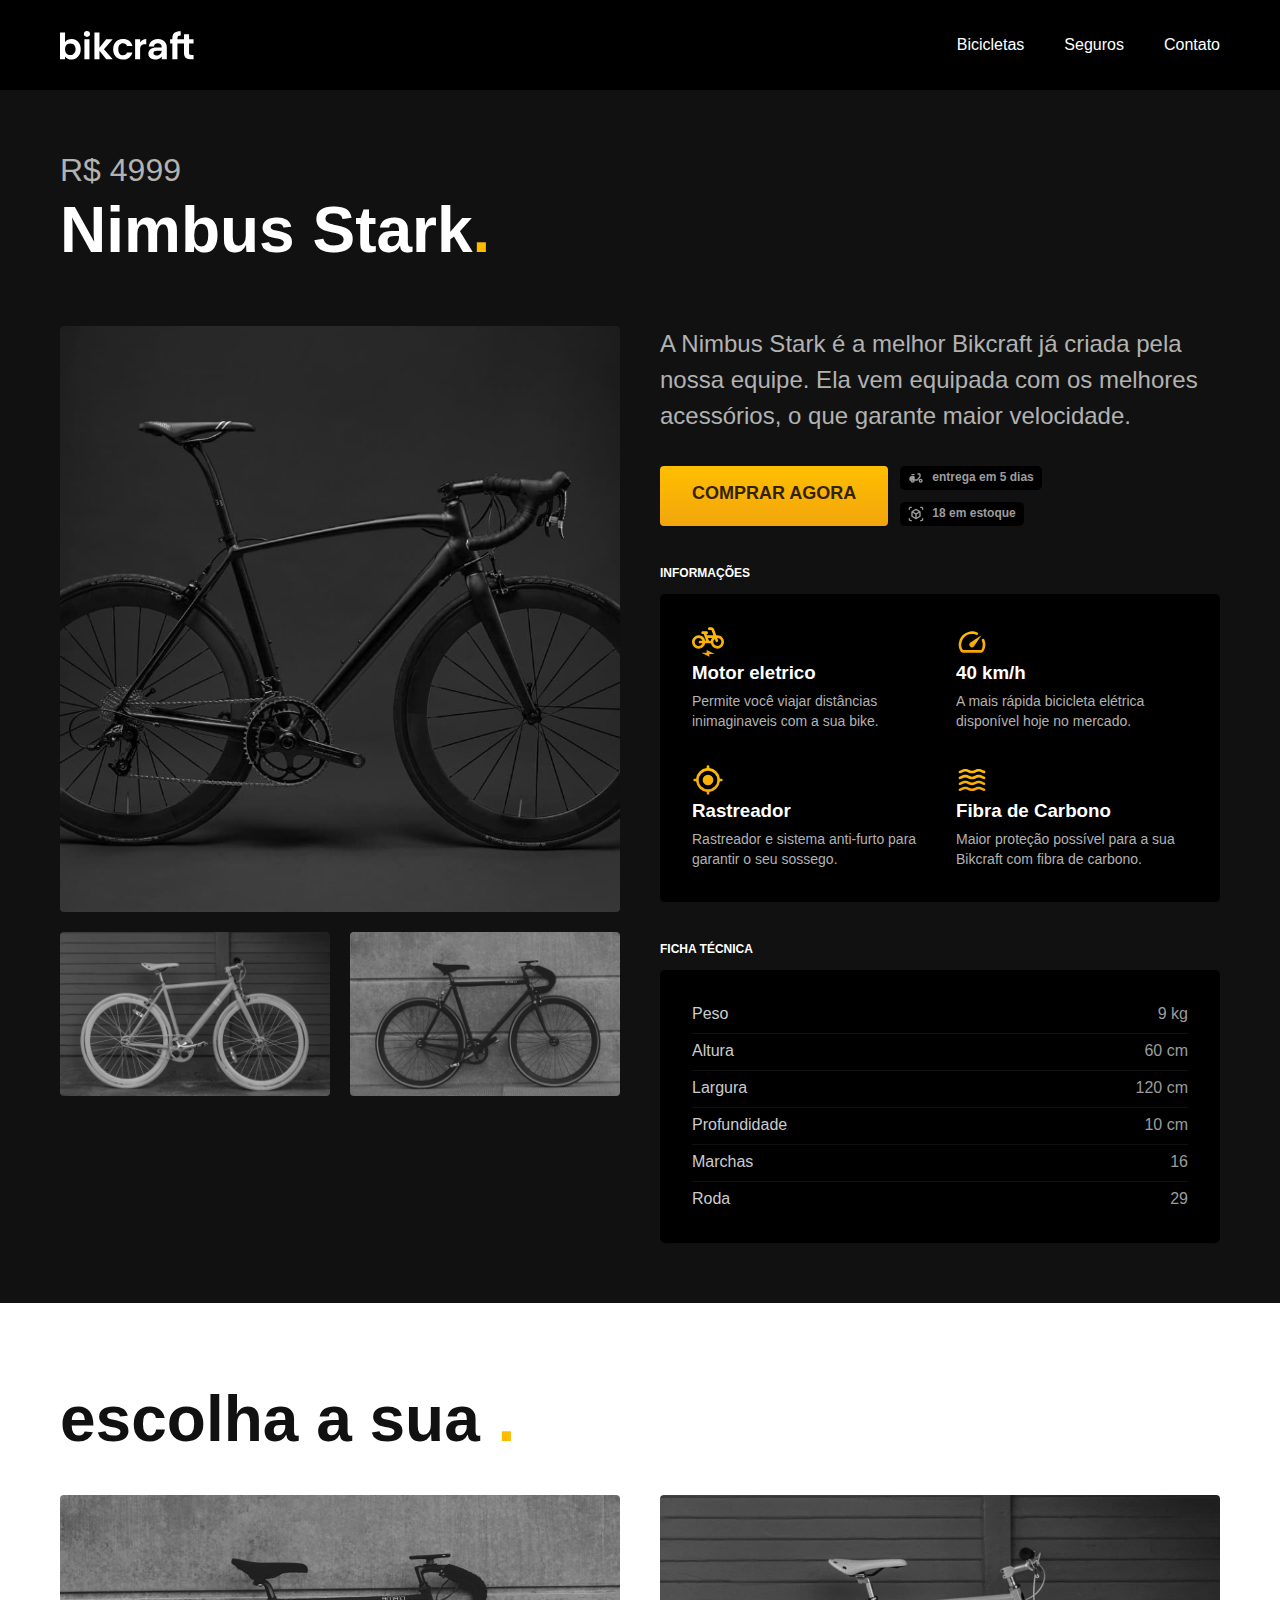
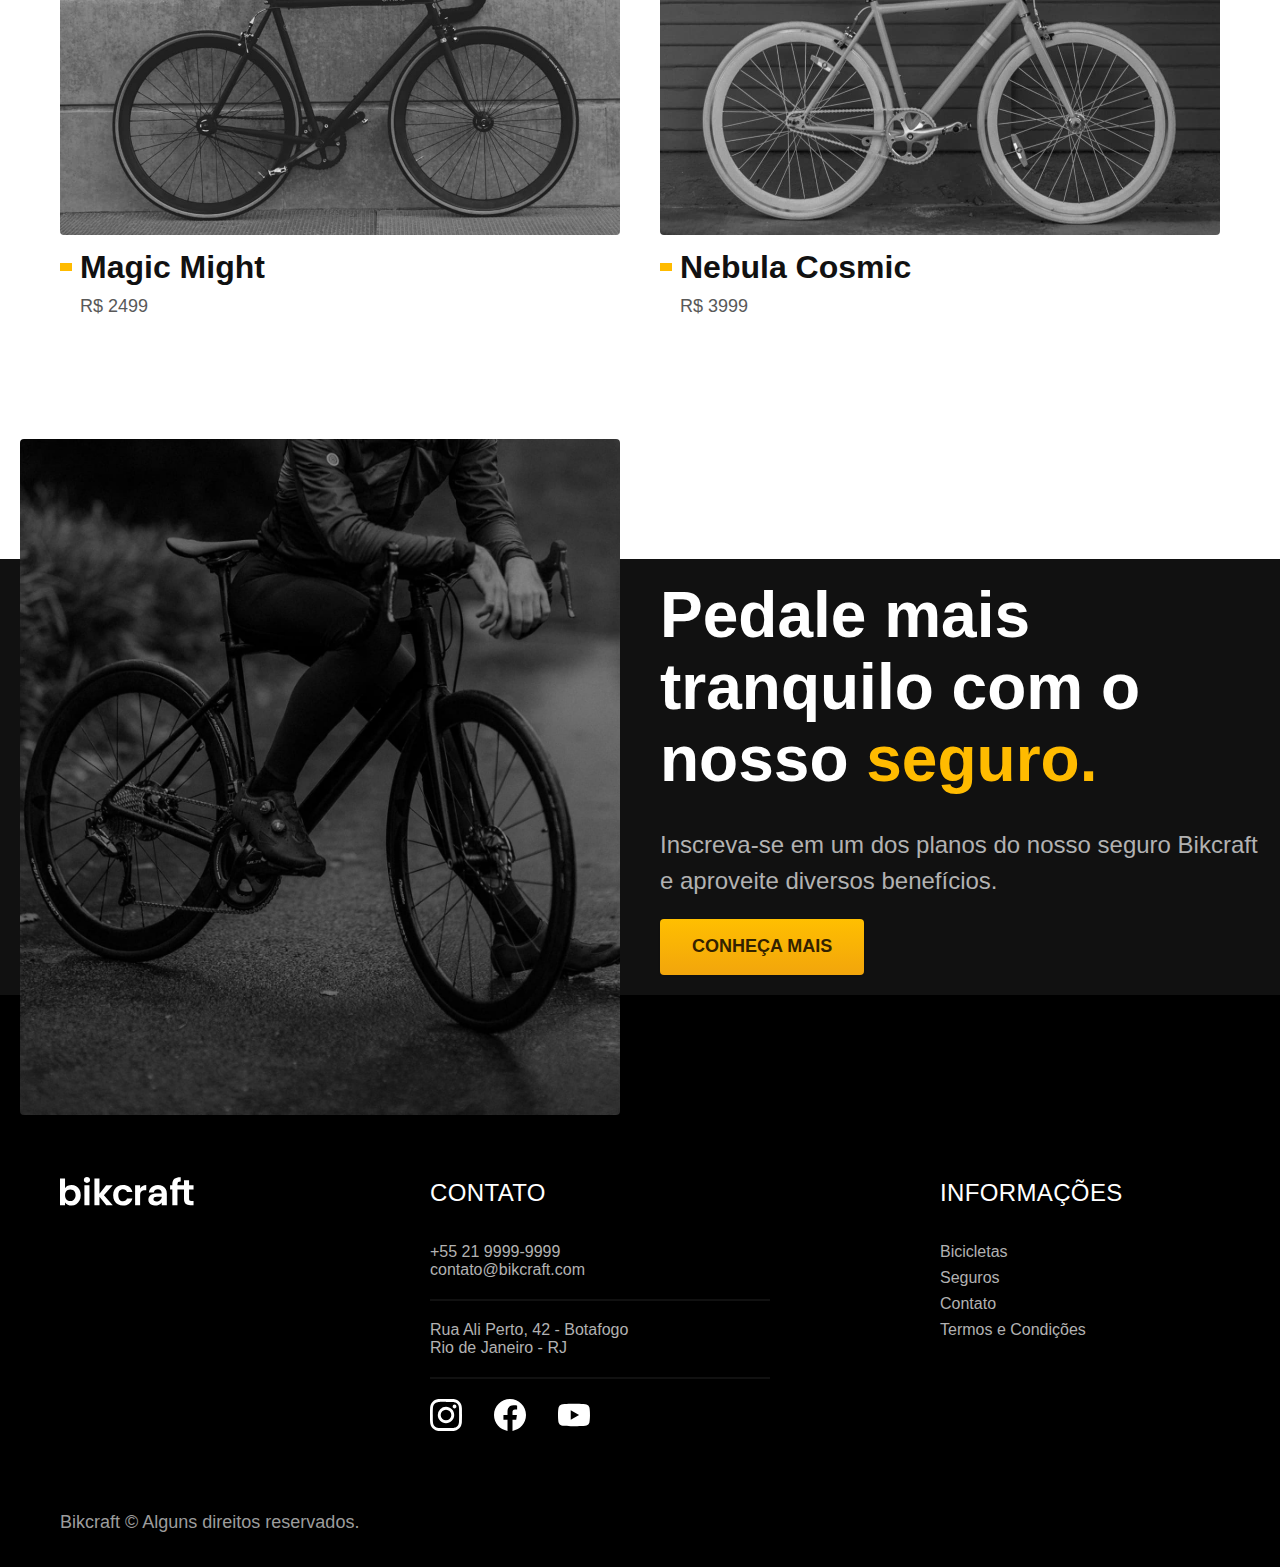
<file: bicicletas/nimbus.html>
<!DOCTYPE html>

<html>

<head>
  <meta charset="UTF-8">
  <meta name="viewport" content="width=device-width, initial-scale=1.0">
  <title>Termos e Condições | Bikcraft</title>
  <meta name="descrition" content="Termos e Condições.">
  <link rel="stylesheet" href="../css/style.css">
</head>

<body>
  <header class="header-bg">
    <div class="header">
      <a href="./">
        <img src="../img/bikcraft.svg" alt="Bikcraft">
      </a>

      <nav aria-label="primaria">
        <ul class="header-menu font-1-m cor-0">
          <li><a href="../bicicletas.html">Bicicletas</a></li>
          <li><a href="../seguros.html">Seguros</a></li>
          <li><a href="../contato.html">Contato</a></li>
        </ul>
      </nav>
    </div>
  </header>

  <main class="nimbus-bg">
    <div class="titulo container">
      <p class="cor-5">R$ 4999</p>
      <h1 class="font-1-xxl cor-0">Nimbus Stark<span class="cor-p1">.</span></h1>
    </div>

    <div class="nimbus-conteudo container">
      <div class="nimbus-imagens">
        <img class="nimbus-central" src="../img/bicicleta/nimbus1.jpg" alt="Bicicleta Preta">
        <img src="../img/bicicletas/nebula.jpg" alt="Bicicleta Preta">
        <img src="../img/bicicletas/magic.jpg" alt="Bicicleta Preta">
      </div>

      <div class="nimbus-descricao">
        <p class="cor-5">A Nimbus Stark é a melhor Bikcraft já criada pela nossa equipe. Ela vem equipada com os melhores acessórios, o que garante maior velocidade.</p>

        <div class="nimbus-descricao-botao">
          <a class="botao" href="./">comprar agora</a>
          <span class="font-1-xs cor-6">
            <img src="../img/icones/entrega.svg" alt="">
            <p>entrega em 5 dias</p>
          </span>
          <span class="font-1-xs cor-6">
            <img src="../img/icones/estoque.svg" alt="">
            <p>18 em estoque</p>
          </span>
        </div>

        <h2 class="font-1-xs cor-0">INFORMAÇÕES</h2>

        <div class="nimbus-caracteristicas-bg">
          <ul>
            <li>
              <img src="/img/icones/eletrica.svg" alt="">
              <h3 class="font-1-m cor-0">Motor eletrico</h3>
              <p class="font-2-xs cor-5">Permite você viajar distâncias inimaginaveis com a sua bike.</p>
            </li>
            <li>
              <img src="/img/icones/velocidade.svg" alt="">
              <h3 class="font-1-m cor-0">40 km/h</h3>
              <p class="font-2-xs cor-5">A mais rápida bicicleta elétrica disponível hoje no mercado.</p>
            </li>
            <li>
              <img src="/img/icones/rastreador.svg" alt="">
              <h3 class="font-1-m cor-0">Rastreador</h3>
              <p class="font-2-xs cor-5">Rastreador e sistema anti-furto para garantir o seu sossego.</p>
            </li>
            <li>
              <img src="/img/icones/carbono.svg" alt="">
              <h3 class="font-1-m cor-0">Fibra de Carbono</h3>
              <p class="font-2-xs cor-5">Maior proteção possível para a sua Bikcraft com fibra de carbono.</p>
            </li>
          </ul>
        </div>

        <h2 class="font-1-xs cor-0">FICHA TÉCNICA</h2>

        <div class="nimbus-medidas-bg">
          <ul class="font-2-s">
            <li>
              <p class="cor-4">Peso</p>
              <span class="cor-6">9 kg</span>
            </li>
            <li>
              <p class="cor-4">Altura</p>
              <span class="cor-6">60 cm</span>
            </li>
            <li>
              <p class="cor-4">Largura</p>
              <span class="cor-6">120 cm</span>
            </li>
            <li>
              <p class="cor-4">Profundidade</p>
              <span class="cor-6">10 cm</span>
            </li>
            <li>
              <p class="cor-4">Marchas</p>
              <span class="cor-6">16</span>
            </li>
            <li>
              <p class="cor-4">Roda</p>
              <span class="cor-6">29</span>
            </li>
          </ul>
        </div>
      </div>
    </div>
  </main>

  <article class="nimbus-outras container">
    <div class="titulo">
      <h1 class="font-1-xxl cor-11">escolha a sua <span class="cor-p1">.</span></h1>
    </div>

    <div class="nimbus-outras-item">
      <div>
        <img src="../img/bicicletas/magic.jpg" alt="Bicicleta Preta">
        <a href="./magic">
          <h3 class="font-1-xl cor-11">Magic Might</h3>
          <span class="font-2-m cor-8">R$ 2499</span>
        </a>
      </div>

      <div>
        <img src="../img/bicicletas/nebula.jpg" alt="Bicicleta Preta">
        <a href="./magic">
          <h3 class="font-1-xl cor-11">Nebula Cosmic</h3>
          <span class="font-2-m cor-8">R$ 3999</span>
        </a>
      </div>
    </div>
  </article>

  <article class="seguros-ad-bg">
    <div class="seguros-ad">
      <div class="seguros-ad-imagem">
        <img src="../img/fotos/seguros.jpg" alt="Homem montado em uma bicicleta preta">
      </div>

      <div class="seguros-ad-conteudo">
        <h2 class="font-1-xxl cor-0">Pedale mais tranquilo com o nosso <span class="cor-p1">seguro.</span></h2>
        <p class="font-2-l cor-5">Inscreva-se em um dos planos do nosso seguro Bikcraft e aproveite diversos benefícios.</p>
        <a class="botao" href="../seguros.html">conheça mais</a>
      </div>
    </div>
  </article>

  <footer class="footer-bg">
    <div class="footer container">
      <div class="footer-logo">
        <a href="./"><img src="../img/bikcraft.svg" alt="Bikcraft"></a>
      </div>

      <div class="footer-contato">
        <h3 class="font-2-l-b  cor-0">CONTATO</h3>

        <ul class="font-1-m cor-5">
          <li><a href="tel:+5521999999999">+55 21 9999-9999</a></li>
          <li><a href="mailto:contato@bikcraft.com">contato@bikcraft.com</a></li>
          <li>Rua Ali Perto, 42 - Botafogo</li>
          <li><a href="./">Rio de Janeiro - RJ</a></li>
        </ul>

        <div class="footer-redes">
          <a href="./"><img src="../img/redes/instagram.svg" alt="Instagram"></a>
          <a href="./"><img src="../img/redes/facebook.svg" alt="Facebook"></a>
          <a href="./"><img src="../img/redes/youtube.svg" alt="Youtube"></a>
        </div>
      </div>

      <div class="footer-informacoes">
        <h3 class="font-2-l-b cor-0">INFORMAÇÕES</h3>
        <ul class="font-1-m cor-5">
          <li><a href="../bicicletas.html">Bicicletas</a></li>
          <li><a href="../seguros.html">Seguros</a></li>
          <li><a href="../">Contato</a></li>
          <li><a href="../termos.html">Termos e Condições</a></li>
        </ul>
      </div>

      <p class="footer-copyrigth font-2-m cor-6">Bikcraft © Alguns direitos reservados.</p>
    </div>
  </footer>
</body>

</html>
</file>
<file: css/style.css>
@import "/css/global/global.css";
@import "/css/global/header.css";
@import "/css/global/footer.css";

/* Utilidades */
@import "/css/utilidades/componentes.css";
@import "/css/utilidades/tipografia.css";
@import "/css/utilidades/cores.css";

/* Home */
@import "/css/home/introdução.css";
@import "/css/home/tecnologias.css"; 
@import "/css/home/parceiros.css";
@import "/css/home/depoimento.css";

/* bicicletas */
@import "/css/bicicletas/bicicletas-lista.css";
@import "/css/bicicletas/bicicletas.css";

/* bicicleta */
@import "/css/bicicleta/bicicleta.css";

/* Seguros */
@import "/css/seguros/seguros.css";
@import "/css/seguros/vantagens.css";
@import "/css/seguros/perguntas.css";

/* Termos e Condições */
@import "/css/termos/termos.css"
</file>
